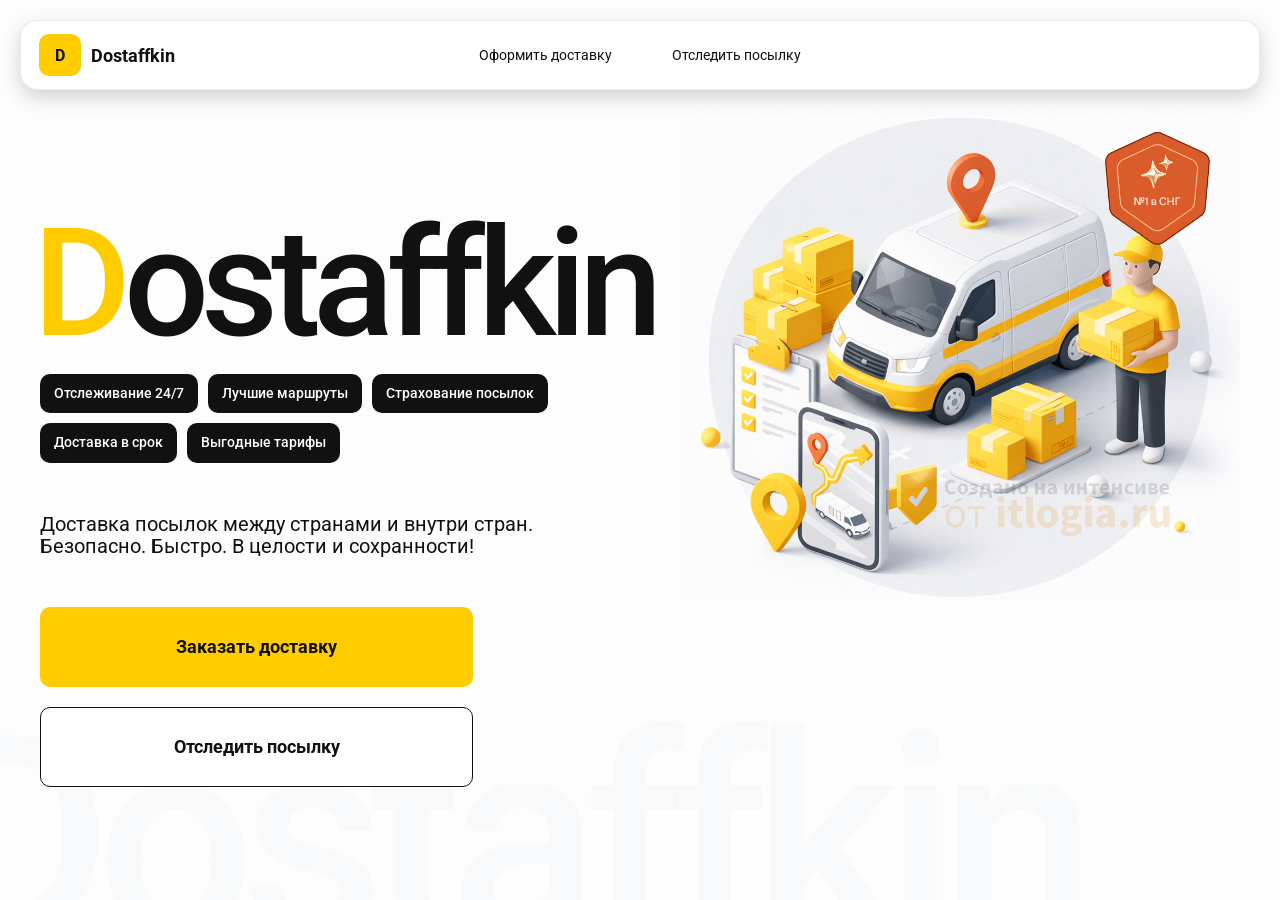
<file: index.html>
<!doctype html>
<html lang="ru">

<head>
    <meta charset="utf-8" />
    <meta name="viewport" content="width=device-width,initial-scale=1,maximum-scale=1,user-scalable=0" />
    <title>Dostaffkin — Доставка посылок между странами и внутри стран. Безопасно. Быстро. В целости и сохранности!
    </title>
    <link rel="stylesheet" href="styles/base.css">
    <link rel="stylesheet" href="styles/base_adaptive.css">

    <link rel="stylesheet" href="styles/index.css">
    <link rel="stylesheet" href="styles/index_adaptive.css">
</head>

<body>
    <div class="container">
        <header class="header">
            <a class="header-brand" href="#">
                <div class="header-logo">D</div>
                <div class="header-title">Dostaffkin</div>
            </a>
            <nav class="header-menu">
                <a class="header-link" href="./order.html">Оформить <span>доставку</span></a>
                <a class="header-link" href="./track.html">Отследить <span>посылку</span></a>
            </nav>
        </header>
    <main class="main">
        <section class="main-info">
            <div class="main-title">
                <span>D</span>ostaffkin
            </div>
            <div class="main-features">
                <div class="main-feature">Отслеживание 24/7</div>
                <div class="main-feature">Лучшие маршруты</div>
                <div class="main-feature">Страхование посылок</div>
                <div class="main-feature">Доставка в срок</div>
                <div class="main-feature">Выгодные тарифы</div>
            </div>
            <div class="main-description">
                Доставка посылок между странами и внутри стран.
                Безопасно. Быстро. В целости и сохранности!
            </div>
            <div class="main-actions">
                <a class="button" type="button" href="./order.html">Заказать доставку</a>
                <a class="button button-white" type="button" href="./track.html">Отследить посылку</a>
            </div>
        </section>
        <div class="main-title-ghost">Dostaffkin</div>
        <section class="main-image">
            <img src="images/main-image.png" alt="Main image" />
        </section>
    </main>
</div>
</body>

</html>
</file>
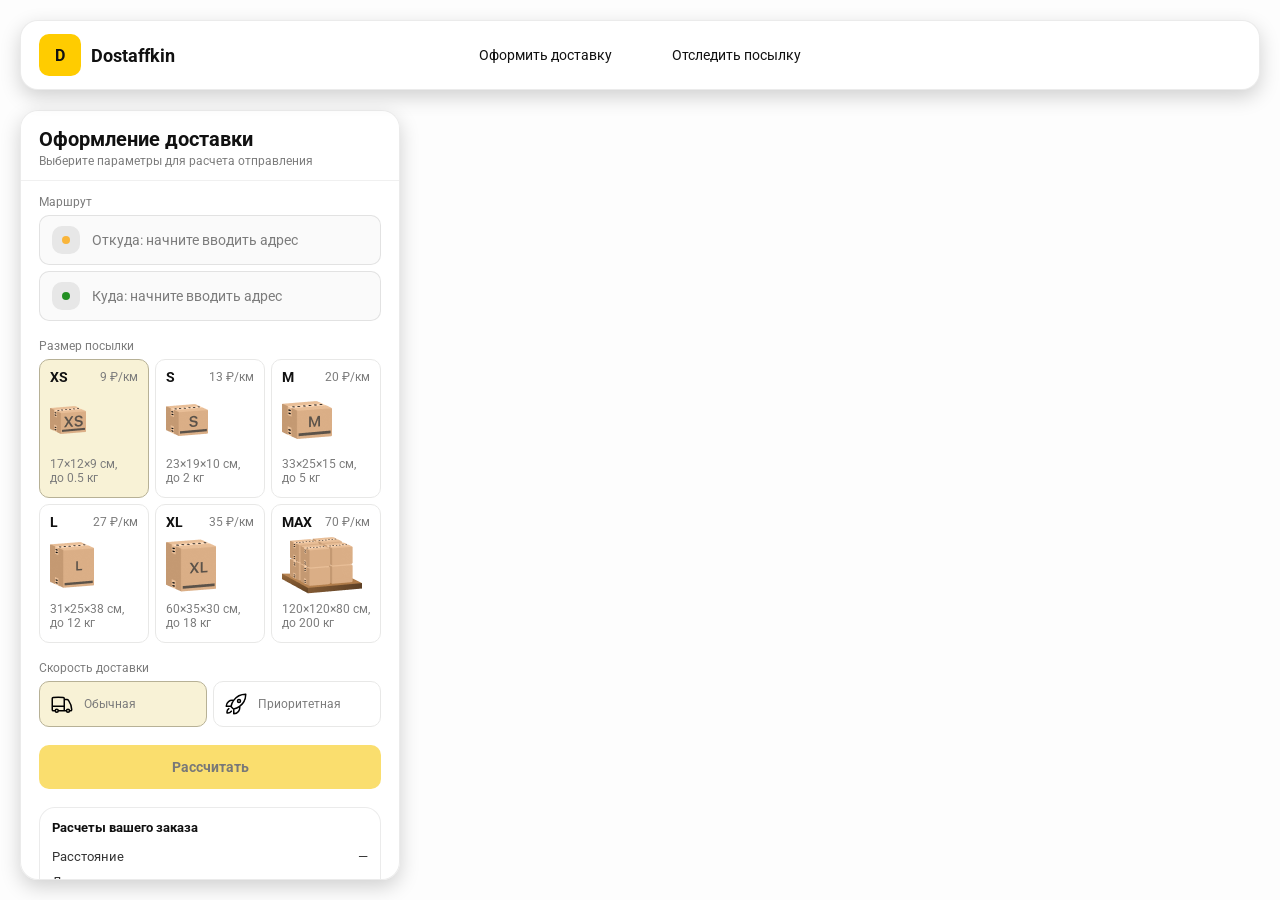
<file: order.html>
<!doctype html>
<html lang="ru">

<head>
    <meta charset="utf-8" />
    <meta name="viewport" content="width=device-width,initial-scale=1,maximum-scale=1,user-scalable=0" />
    <title>Оформление доставки</title>

    <link rel="stylesheet" href="styles/base.css" />
    <link rel="stylesheet" href="styles/base_adaptive.css" />

    <link rel="stylesheet" href="styles/order.css" />
    <link rel="stylesheet" href="styles/order_adaptive.css" />
    <script src="https://api-maps.yandex.ru/2.1/?lang=ru_RU&apikey=277c22ac-440a-4c60-af85-d9e5c1fb9edd&suggest_apikey=e115c07f-5561-4dd4-911c-81f0d7dcfc73" type="text/javascript"></script>
</head>

<body>
    <div id="map"></div>

    <header class="header">
        <a class="header-brand" href="./index.html">
            <div class="header-logo">D</div>
            <div class="header-title">Dostaffkin</div>
        </a>
        <nav class="header-menu">
            <a class="header-link" href="#">Оформить <span>доставку</span></a>
            <a class="header-link" href="./track.html">Отследить <span>посылку</span></a>
        </nav>
    </header>

    <aside class="main" id="sidebar">
        <div class="main-header">
            <div class="main-title">Оформление доставки</div>
            <div class="main-text">Выберите параметры для расчета отправления</div>
        </div>
        <div class="main-content">
            <div class="main-route">
                <div class="main-block-title">Маршрут</div>
                <div class="main-fields">
                    <div class="main-field" id="fromField">
                        <div class="main-pin"></div>
                        <input id="from" placeholder="Откуда: начните вводить адрес" autocomplete="off" />
                        <div class="main-ac" id="fromAc" role="listbox" aria-label="Подсказки адресов"></div>
                    </div>

                    <div class="main-field" id="toField">
                        <div class="main-pin"></div>
                        <input id="to" placeholder="Куда: начните вводить адрес" autocomplete="off" />
                        <div class="main-ac" id="toAc" role="listbox" aria-label="Подсказки адресов"></div>
                    </div>
                </div>
            </div>
            <div class="main-package">
                <div class="main-block-title">Размер посылки</div>

                <div class="main-sizes">
                    <div class="main-size-card is-active" data-value="xs">
                        <div class="main-size-top">
                            <div class="main-size-label">XS</div>
                            <div class="main-size-rate">9 ₽/км</div>
                        </div>
                        <div class="main-size-media">
                            <img src="images/sizes/xs.png" alt="Короб XS" />
                        </div>
                        <div class="main-size-description">17×12×9 см,<br>до 0.5 кг</div>
                    </div>

                    <div class="main-size-card" data-value="s">
                        <div class="main-size-top">
                            <div class="main-size-label">S</div>
                            <div class="main-size-rate">13 ₽/км</div>
                        </div>
                        <div class="main-size-media">
                            <img src="images/sizes/s.png" alt="Короб S" />
                        </div>
                        <div class="main-size-description">23×19×10 см,<br>до 2 кг</div>
                    </div>

                    <div class="main-size-card" data-value="m">
                        <div class="main-size-top">
                            <div class="main-size-label">M</div>
                            <div class="main-size-rate">20 ₽/км</div>
                        </div>
                        <div class="main-size-media">
                            <img src="images/sizes/m.png" alt="Короб M" />
                        </div>
                        <div class="main-size-description">33×25×15 см,<br>до 5 кг</div>
                    </div>

                    <div class="main-size-card" data-value="l">
                        <div class="main-size-top">
                            <div class="main-size-label">L</div>
                            <div class="main-size-rate">27 ₽/км</div>
                        </div>
                        <div class="main-size-media">
                            <img src="images/sizes/l.png" alt="Короб L" />
                        </div>
                        <div class="main-size-description">31×25×38 см,<br>до 12 кг</div>
                    </div>

                    <div class="main-size-card" data-value="xl">
                        <div class="main-size-top">
                            <div class="main-size-label">XL</div>
                            <div class="main-size-rate">35 ₽/км</div>
                        </div>
                        <div class="main-size-media">
                            <img src="images/sizes/xl.png" alt="Короб XL" />
                        </div>
                        <div class="main-size-description">60×35×30 см,<br>до 18 кг</div>
                    </div>

                    <div class="main-size-card" data-value="max">
                        <div class="main-size-top">
                            <div class="main-size-label">MAX</div>
                            <div class="main-size-rate">70 ₽/км</div>
                        </div>
                        <div class="main-size-media main-size-media-palleta">
                            <img src="images/sizes/max.png" alt="Паллета" />
                        </div>
                        <div class="main-size-description">120×120×80 см,<br>до 200 кг</div>
                    </div>
                </div>
            </div>
            <div class="main-speed">
    <div class="main-block-title">Скорость доставки</div>

    <div class="main-speeds">
        <div class="main-speed-card is-active" data-value="regular">
            <img class="main-speed-media" src="images/icons/regular.svg" alt="Regular"/>
            <div class="main-speed-description">Обычная</div>
        </div>
        <div class="main-speed-card" data-value="fast">
            <img class="main-speed-media" src="images/icons/fast.svg" alt="Fast"/>
            <div class="main-speed-description">Приоритетная</div>
        </div>

    </div>
</div>
            <div class="main-calculate-block">
                <button id="calc" class="button calculate-button" type="button" disabled>Рассчитать</button>
            </div>
            <div class="main-result" id="result">
                <div class="main-result-title">Расчеты вашего заказа</div>
                <div class="main-result-lines">
                    <div class="main-result-line"><span>Расстояние</span><span id="distanceValue">—</span></div>
                    <div class="main-result-line"><span>Доставим через</span><span id="durationValue">—</span></div>
                    <div class="main-result-line"><span>Тариф</span><span id="rateValue">—</span></div>
                </div>
                <div class="main-price">
                    <div class="main-price-label">Итого</div>
                    <div class="main-price-value" id="totalValue">—</div>
                </div>
            </div>
            <div class="main-order-box">
                <div class="main-order-form" id="orderForm">
                    <div class="main-order-title">Оформление доставки</div>
                    <div class="main-block-info-row">
                        <div class="main-block-title">Контакты</div>
                        <div class="order-fields">
                            <div class="main-field">
                                <input id="customerName" placeholder="Ваше имя" autocomplete="off" />
                            </div>
                            <div class="main-field">
                                <input id="customerPhone" placeholder="Ваш телефон" autocomplete="off"
                                    inputmode="tel" />
                            </div>
                        </div>
                    </div>
                    <div class="main-block-info-row extra-info">
                        <div class="main-block-title">Дополнительная информация</div>
                        <div class="main-field textarea">
                            <textarea id="comment" placeholder="Детали доставки и комментарии"></textarea>
                        </div>
                    </div>
                    <button id="submit" class="button main-submit-request" type="button" disabled>Отправить
                        заявку
                    </button>
                </div>

                <div class="main-order-success" id="orderSuccess">
                    <div class="main-success-icon">✓</div>
                    <div class="main-success-title">Заявка отправлена!</div>
                    <div class="main-success-title">Номер отправления – <span id="orderId"></span></div>
                    <div class="main-success-subtitle">Мы скоро свяжемся с вами</div>
                </div>
            </div>
        </div>
    </aside>
        <script src="scripts/order.js"></script>
</body>

</html>
</file>
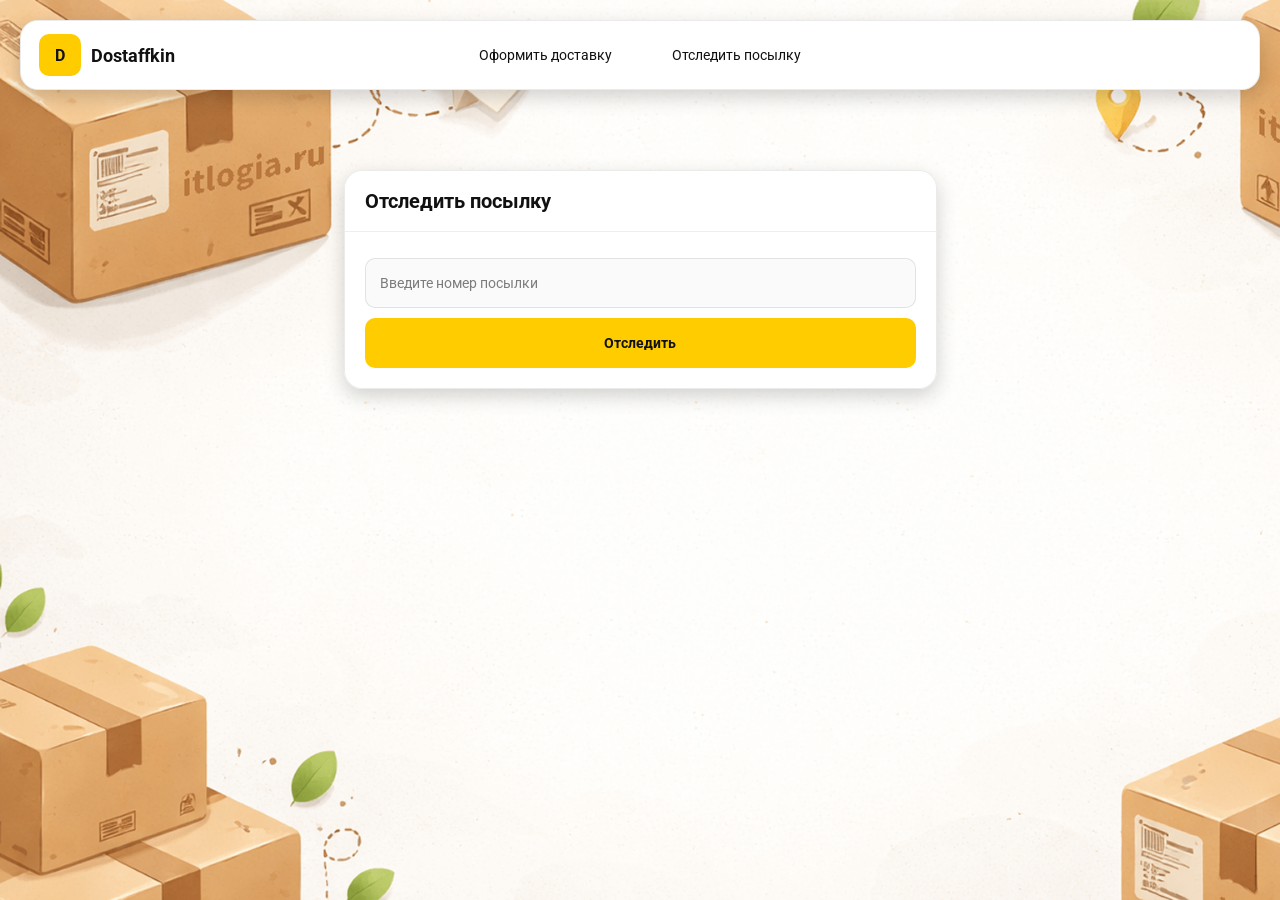
<file: track.html>
<!doctype html>
<html lang="ru">

<head>
    <meta charset="utf-8" />
    <meta name="viewport" content="width=device-width,initial-scale=1,maximum-scale=1,user-scalable=0" />
    <title>Отследить посылку</title>
    <link rel="stylesheet" href="styles/base.css" />
    <link rel="stylesheet" href="styles/base_adaptive.css" />

    <link rel="stylesheet" href="styles/track.css" />
    <link rel="stylesheet" href="styles/track_adaptive.css" />
</head>

<body>

    <div class="container">
        <header class="header">
            <a class="header-brand" href="./index.html">
                <div class="header-logo">D</div>
                <div class="header-title">Dostaffkin</div>
            </a>
            <nav class="header-menu">
                <a class="header-link" href="./order.html">Оформить <span>доставку</span></a>
                <a class="header-link" href="#">Отследить <span>посылку</span></a>
            </nav>
        </header>
        <main class="track-content">
            <section class="track-card track-search">
                <div class="track-title">Отследить посылку</div>
                <div class="track-action">
                    <div class="main-field track-field">
                        <input id="trackNumber" placeholder="Введите номер посылки" autocomplete="off" />
                    </div>
                    <button id="trackButton" class="button track-button" type="button">Отследить</button>
                </div>
            </section>
            <section class="track-card track-result" id="trackResult">
                <div class="track-result-header">
                    <div class="track-id" id="trackIdValue"></div>
                    <div class="track-routes">
                        <div class="track-route">
                            <div class="track-route-pin">
                                <svg xmlns="http://www.w3.org/2000/svg" fill="none" viewBox="0 0 24 24"
                                    stroke-width="1.5" stroke="orange" class="size-6">
                                    <path stroke-linecap="round" stroke-linejoin="round"
                                        d="M15 10.5a3 3 0 1 1-6 0 3 3 0 0 1 6 0Z" />
                                    <path stroke-linecap="round" stroke-linejoin="round"
                                        d="M19.5 10.5c0 7.142-7.5 11.25-7.5 11.25S4.5 17.642 4.5 10.5a7.5 7.5 0 1 1 15 0Z" />
                                </svg>
                            </div>
                            <div class="track-route-address" id="trackFromValue">
                                Откуда: Москва, улица Арбат, 1
                            </div>
                        </div>
                        <div class="track-route track-route-arrow">
                            <svg xmlns="http://www.w3.org/2000/svg" fill="none" viewBox="0 0 24 24" stroke-width="1.5"
                                stroke="currentColor" class="size-6">
                                <path stroke-linecap="round" stroke-linejoin="round"
                                    d="M19.5 13.5 12 21m0 0-7.5-7.5M12 21V3" />
                            </svg>
                        </div>
                        <div class="track-route">
                            <div class="track-route-pin">
                                <svg xmlns="http://www.w3.org/2000/svg" fill="none" viewBox="0 0 24 24"
                                    stroke-width="1.5" stroke="green" class="size-6">
                                    <path stroke-linecap="round" stroke-linejoin="round"
                                        d="M15 10.5a3 3 0 1 1-6 0 3 3 0 0 1 6 0Z" />
                                    <path stroke-linecap="round" stroke-linejoin="round"
                                        d="M19.5 10.5c0 7.142-7.5 11.25-7.5 11.25S4.5 17.642 4.5 10.5a7.5 7.5 0 1 1 15 0Z" />
                                </svg>
                            </div>
                            <div class="track-route-address" id="trackToValue">
                                Куда: Минск, проспект Независимости, 58
                            </div>
                        </div>
                    </div>
                </div>
                <div class="track-info">
                    <div class="track-status-title">Статус данной посылки:</div>
                    <div class="track-status-list" id="trackStatusList">
                    </div>
                </div>
            </section>
        </main>
    </div>
    <script src="scripts/track.js"></script>
</body>

</html>
</file>
<file: styles/base.css>
*, *::before, *::after {
    box-sizing: border-box;
}

@font-face {
    font-family: "Roboto";
    src: url("../fonts/Roboto-Regular.ttf");
    font-weight: normal;
}

@font-face {
    font-family: "Roboto";
    src: url("../fonts/Roboto-Bold.ttf");
    font-weight: bold;
}

@font-face {
    font-family: "Roboto";
    src: url("../fonts/Roboto-Medium.ttf");
    font-weight: 500;
}

html, body {
    margin: 0;
    color: #111111;
    font-family: "Roboto", sans-serif;
}

body {
    background: #FDFDFD;
}

.header {
    border-radius: 18px;
    box-shadow: 0 7px 20px 0 #0000002E;
    backdrop-filter: blur(10px);
    background: #ffffff;
    left: 20px;
    border: 1px solid rgba(0, 0, 0, 0.08);
    position: fixed;
    right: 20px;
    top: 20px;
    padding: 14px 18px;
    height: 70px;
    display: flex;
    align-items: center;
    z-index: 6;
}

.header-brand {
    display: flex;
    align-items: center;
    text-decoration: none;
    gap: 10px;
}

.header-logo {
    width: 42px;
    height: 42px;
    border-radius: 10px;
    background: #FFCC00;
    display: grid;
    place-items: center;
    font-weight: bold;
    color: #111;
}

.header-title {
    font-size: 18px;
    font-weight: bold;
    color: #111111;
    text-decoration: none;
}

.header-menu {
    display: flex;
    align-items: center;
    gap: 60px;
    margin: 0;
    position: absolute;
    left: 50%;
    transform: translateX(-50%);
}

.header-link {
    font-size: 14px;
    color: #111111;
    text-decoration: none;
}

.button {
    border: 0;
    outline: none;
    height: 44px;
    border-radius: 10px;
    font-size: 14px;
    font-weight: bold;
    cursor: pointer;
    font-family: inherit;
    transition: transform .08s ease, opacity .12s ease;
    background: #ffcc00;
    color: #111111;
    text-align: center;
    text-decoration: none;
}

.button:hover {
    background-color: #E5BC19;
}

.button:disabled {
    cursor: not-allowed;
    background-color: #FADE6E;
    color: #787878;
    transform: none;
}

.button.button-white {
    background: #ffffff;
    border: 1px solid #111111;
}

.button.button-white:hover {
    background: rgb(241 241 241);
}

.main-field {
    display: flex;
    align-items: center;
    margin-top: 6px;
    gap: 10px;
    border: 1px solid #1111111A;
    background: #FAFAFA;
    border-radius: 10px;
    padding: 10px 12px;
    position: relative;
    box-sizing: border-box;
    height: 50px;
}

.main-field.textarea {
    height: auto;
}

.main-pin {
    width: 28px;
    height: 28px;
    border-radius: 10px;
    background: rgba(17, 17, 17, 0.08);
    display: grid;
    place-items: center;
    flex: 0 0 auto;
    position: relative;
}

.main-pin::before {
    content: "";
    width: 8px;
    height: 8px;
    border-radius: 999px;
    background: orange;
    opacity: .75;
    display: block;
}

.main-field:last-child .main-pin::before {
    background: green;
    opacity: .85;
}

input, textarea {
    width: 100%;
    border: 0;
    outline: none;
    background: transparent;
    font-size: 14px;
    color: #111111;
    font-family: inherit;
}

textarea {
    resize: vertical;
    min-height: 72px;
    padding: 2px 0;
}

input::placeholder, textarea::placeholder {
    color: #7C7C7C;
}

.main-field:focus-within {
    border-color: rgba(0, 0, 0, 0.20);
    box-shadow: 0 0 0 4px rgba(255, 204, 0, 0.35);
    background: rgba(255, 255, 255, 0.75);
}
</file>
<file: styles/base_adaptive.css>
@media (max-width: 767px) {
    .header {
        left: 10px;
        right: 10px;
        top: 10px;
    }

    .header-link span {
        display: none;
    }

    .header-menu {
        gap: 20px;
        justify-content: flex-start;
        margin: 0 0 0 30px;
        position: static;
        transform: none;
    }
}

@media (max-width: 420px) {
    .header-title {
        display: none;
    }
}

@media (max-width: 374px) {
    .header-menu {
        gap: 10px;
        margin: 0 0 0 10px;
    }
}
</file>
<file: styles/index.css>
.container {
    overflow: hidden;
    min-height: 100vh;
}

.main {
    padding: 111px 40px 40px;
    position: relative;
    display: flex;
}

.main-info {
    max-width: 840px;
    width: 100%;
    position: relative;
}

.main-title {
    margin-top: 98px;
    font-weight: 500;
    font-size: 200px;
    line-height: 1;
    letter-spacing: -0.05em;
    color: #111111;
    left: -15px;
    position: relative;
}

.main-title span {
    color: #ffcc00;
}

.main-features {
    margin-top: 15px;
    display: flex;
    flex-wrap: wrap;
    gap: 10px;
}

.main-feature {
    background: #111111;
    color: #ffffff;
    padding: 12px 14px;
    font-weight: 500;
    font-size: 14px;
    line-height: 1.1;
    border-radius: 10px;
}

.main-description {
    margin-top: 50px;
    max-width: 500px;
    font-size: 20px;
    line-height: 1.1;
    color: #111111;
}

.main-actions {
    margin-top: 50px;
    display: flex;
    flex-direction: column;
    gap: 20px;
}

.main-actions .button {
    height: 80px;
    width: 433px;
    font-size: 18px;
    font-weight: bold;
    place-items: center;
    display: grid;
}

.main-title-ghost {
    position: absolute;
    z-index: -1;
    left: -70px;
    bottom: -150px;
    font-weight: 500;
    font-size: 278px;
    line-height: 1;
    letter-spacing: -0.05em;
    color: #ECEDF04D;
}

.main-image {
    width: 1024px;
    top: 100px;
    z-index: -2;
}

.main-image img {
    width: 100%;
    max-width: 1024px;
    height: auto;
    display: block;
}
</file>
<file: styles/index_adaptive.css>
@media (max-width: 1760px) {
    .main-title {
        font-size: 150px;
        left: -7px;
    }

    .main-info {
        max-width: 640px;
    }
}

@media (max-width: 1200px) {
    .main-info {
        max-width: 540px;
    }

    .main {
        padding: 111px 20px 20px;
    }

    .main-title {
        font-size: 120px;
        left: -4px;
    }

    .main-title-ghost {
        font-size: 220px;
    }
}

@media (max-width: 1024px) {
    .main-title {
        margin-top: 30px;
    }

    .main {
        flex-direction: column-reverse;
    }

    .main-image {
        max-width: 350px;
        position: absolute;
        left: 370px;
        top: 370px;
    }

    .main-info {
        max-width: 100%;
    }

    .main-actions {
        gap: 10px;
    }

    .main-actions .button {
        height: 50px;
        font-size: 14px;
        width: auto;
        max-width: 300px;
    }

    .main-description {
        max-width: 350px;
    }
}

@media (max-width: 570px) {
    .main-title {
        font-size: 88px;
    }

    .main-description {
        max-width: 100%
    }

    .main-actions {
       width: 100%;
    }

    .main-actions .button {
        width: 100%;
        max-width: 100%
    }

    .main-image {
        max-width: 650px;
        position: absolute;
        left: 170px;
        top: 70px;
        opacity: 0.2;
    }
}

@media (max-width: 400px) {
    .main-title {
        font-size: 70px;
    }
}
</file>
<file: styles/order.css>
#map {
    position: fixed;
    inset: 0;
}

.main {
    border-radius: 18px;
    box-shadow: 0 7px 20px 0 #0000002E;
    backdrop-filter: blur(10px);
    background: rgba(255, 255, 255, 0.96);
    left: 20px;
    border: 1px solid rgba(0, 0, 0, 0.08);
    position: fixed;
    top: 110px;
    bottom: 20px;
    width: 380px;
    display: flex;
    flex-direction: column;
    overflow: hidden;
    z-index: 5;
}

.main-header {
    padding: 18px 18px 12px 18px;
    border-bottom: 1px solid rgba(0, 0, 0, 0.06);
    display: flex;
    flex-direction: column;
}

.main-title {
    font-size: 20px;
    line-height: 100%;
    font-weight: bold;
}

.main-text {
    font-size: 12px;
    margin-top: 5px;
    color: #7C7C7C;
}

.main-content {
    padding: 14px 18px 18px 18px;
    overflow: auto;
    scrollbar-width: none;
    display: flex;
    flex-direction: column;
    gap: 18px;
    flex: 1;
}

.main-block-title {
    font-size: 12px;
    color: #7C7C7C;
}

.main-route .main-block-title,
.main-package .main-block-title {
    margin-bottom: 6px;
}

.main-sizes {
    display: grid;
    gap: 6px;
    grid-template-columns: repeat(3, 1fr);
}

.main-size-card {
    border: 1px solid #E8E8E7;
    background: #FFFFFF;
    border-radius: 10px;
    padding: 10px;
    cursor: pointer;
    user-select: none;
    transition: transform .08s ease, border-color .12s ease, background .12s ease;
    min-height: 139px;
}

.main-size-card:hover {
    transform: translateY(-1px);
}

.main-size-card.is-active {
    background-color: #F8F2D6;
    border-color: #B7B196;
}

.main-size-top {
    display: flex;
    align-items: center;
    justify-content: space-between;
}

.main-size-label {
    font-weight: bold;
    font-size: 14px;
    color: #111111;
    line-height: 100%;
}

.main-size-rate {
    font-size: 12px;
    color: #7C7C7C;
    line-height: 100%;
}

.main-size-media {
    margin-top: 8px;
    height: 57px;
}

.main-size-description {
    margin-top: 8px;
    font-size: 12px;
    color: #7C7C7C;
    line-height: 1.2;
}

.calculate-button {
    width: 100%;
}

.main-result {
    border: 1px solid rgba(0, 0, 0, 0.08);
    background: rgba(255, 255, 255, 0.75);
    border-radius: 16px;
    padding: 12px;
    line-height: 1.25;
}

.main-result-title {
    font-weight: bold;
    font-size: 13px;
    color: #111111;
    margin-bottom: 13px;
}

.main-result-lines {
    gap: 8px;
    display: flex;
    flex-direction: column;
}

.main-result-line {
    font-size: 13px;
    color: rgba(17, 17, 17, 0.85);
    display: flex;
    justify-content: space-between;
}

.main-price {
    margin-top: 18px;
    padding-top: 10px;
    border-top: 1px dashed rgba(0, 0, 0, 0.12);
    display: flex;
    align-items: baseline;
    justify-content: space-between;
}

.main-price-label {
    font-size: 12px;
    color: rgba(17, 17, 17, 0.55);
}

.main-price-value {
    font-size: 20px;
    font-weight: bold;
    color: #111111;
    letter-spacing: -0.3px;
}

.main-order-box {
    background: #ffffff;
    border: 1px solid #E8E8E7;
    border-radius: 10px;
    padding: 12px;
}

.main-order-title {
    margin-bottom: 8px;
    font-weight: bold;
    font-size: 14px;
    color: #111111;
}

.main-block-info {
    display: flex;
    flex-direction: column;
    gap: 6px;
}

.order-fields {
    display: grid;
    grid-template-columns: 1fr 1fr;
    column-gap: 10px;
    margin-top: 6px;
}

.main-block-info-row.extra-info {
    display: block;
    margin-top: 13px;
}

.main-submit-request {
    width: 100%;
    margin-top: 6px;
}

.main-order-success {
    display: none;
    text-align: center;
    padding: 22px 12px;
    gap: 12px;
}

.main-order-success.is-visible {
    display: flex;
    flex-direction: column;
    align-items: center;
}

.main-success-icon {
    width: 56px;
    height: 56px;
    border-radius: 50%;
    background: #16a34a;
    color: #ffffff;
    display: grid;
    place-items: center;
    font-size: 30px;
}

.main-success-title {
    font-size: 14px;
    font-weight: bold;
    color: #111111;
}

.main-success-subtitle {
    font-size: 12px;
    color: rgba(17, 17, 17, 0.55);
    line-height: 1.3;
}

.main-speed .main-block-title {
    margin-bottom: 6px;
}

.main-speeds {
    display: grid;
    gap: 6px;
    grid-template-columns: repeat(2, 1fr);
}

.main-speed-card {
    border: 1px solid #E8E8E7;
    background: #FFFFFF;
    border-radius: 10px;
    padding: 10px;
    cursor: pointer;
    user-select: none;
    transition: transform .08s ease, border-color .12s ease, background .12s ease;
    display: flex;
    align-items: center;
    gap: 10px;
}

.main-speed-card:hover {
    transform: translateY(-1px);
}

.main-speed-card.is-active {
    background-color: #F8F2D6;
    border-color: #B7B196;
}

.main-speed-description {
    font-size: 12px;
    color: #7C7C7C;
    line-height: 1.2;
}
</file>
<file: styles/order_adaptive.css>
@media (max-width: 767px) {
    .main {
        left: 10px;
        right: 10px;
        top: 50%;
        bottom: 12px;
        width: auto;
        max-width: none;
    }
}

@media (max-width: 420px) {
    .main-sizes {
        grid-template-columns: repeat(2, 1fr);
    }
}
</file>
<file: styles/track.css>
.container {
    background: #F4F4F4 url("../images/track-bg.png");
    background-size: cover;
    min-height: 100vh;
    padding: 170px 0 50px 0;
}

.track-content {
    width: 593px;
    margin: 0 auto;
}
.track-card {
    width: 100%;
    border-radius: 18px;
    box-shadow: 0 7px 20px 0 #0000002E;
    backdrop-filter: blur(10px);
    background: rgba(255, 255, 255, 0.96);
    border: 1px solid rgba(0, 0, 0, 0.08);
}

.track-title {
    font-size: 20px;
    line-height: 100%;
    font-weight: bold;
    border-bottom: 1px solid #EEEEEE;
    padding: 20px;
}

.track-action {
    padding: 20px;
}

.track-button {
    width: 100%;
    height: 50px;
}

.track-field {
    margin-bottom: 10px;
}

.track-result {
    margin-top: 5px;
    display: none;
}

.track-result.is-visible {
    display: block;
}

.track-result-header {
    font-weight: bold;
    font-size: 14px;
    color: #111111;
    padding: 20px;
    border-bottom: 1px solid #EEEEEE;
}

.track-id {
    margin-bottom: 12px;
    font-size: 20px;
}

.track-routes {
    display: flex;
    flex-direction: column;
    gap: 10px;
    font-weight: normal;
}

.track-route {
    display: flex;
    align-items: center;
    gap: 10px;
}

.track-route-pin {
    width: 24px;
    height: 24px;
    flex-shrink: 0;
}

.track-route-arrow {
    padding: 15px 0;
    width: 24px;
    height: 24px;
}

.track-info {
    padding: 20px;
}

.track-status {
    display: flex;
    align-items: center;
    font-size: 12px;
    gap: 10px;
}

.track-status-title {
    font-size: 14px;
    color: #111111;
    margin-bottom: 20px;
}

.track-status-list {
    display: flex;
    flex-direction: column;
    gap: 15px;
}

.track-status-icon {
    width: 40px;
    height: 40px;
    border-radius: 50%;
    background: rgba(17, 17, 17, 0.08);
    display: grid;
    place-items: center;
    flex: 0 0 auto;
}

.track-status.created .track-status-icon {
    background-color: #F1CB00;
}

.track-status.in-way .track-status-icon {
    background-color: #F08A11;
}

.track-status.ready .track-status-icon {
    background-color: #A35D0A;
}

.track-status.done .track-status-icon {
    background-color: #37C93B;
}

.track-status-text {
    display: flex;
    align-items: center;
    justify-content: space-between;
    color: #111111;
    font-size: 12px;
    flex: 1;
}

.track-status-date {
    color: rgba(17, 17, 17, 0.55);
}
</file>
<file: styles/track_adaptive.css>
@media (max-width: 767px) {
    .container {
        padding: 130px 0 50px 0;
    }

    .track-content {
        width: 100%;
        padding-left: 10px;
        padding-right: 10px;
    }

    .track-result-header {
        padding: 20px;
    }
}
</file>
